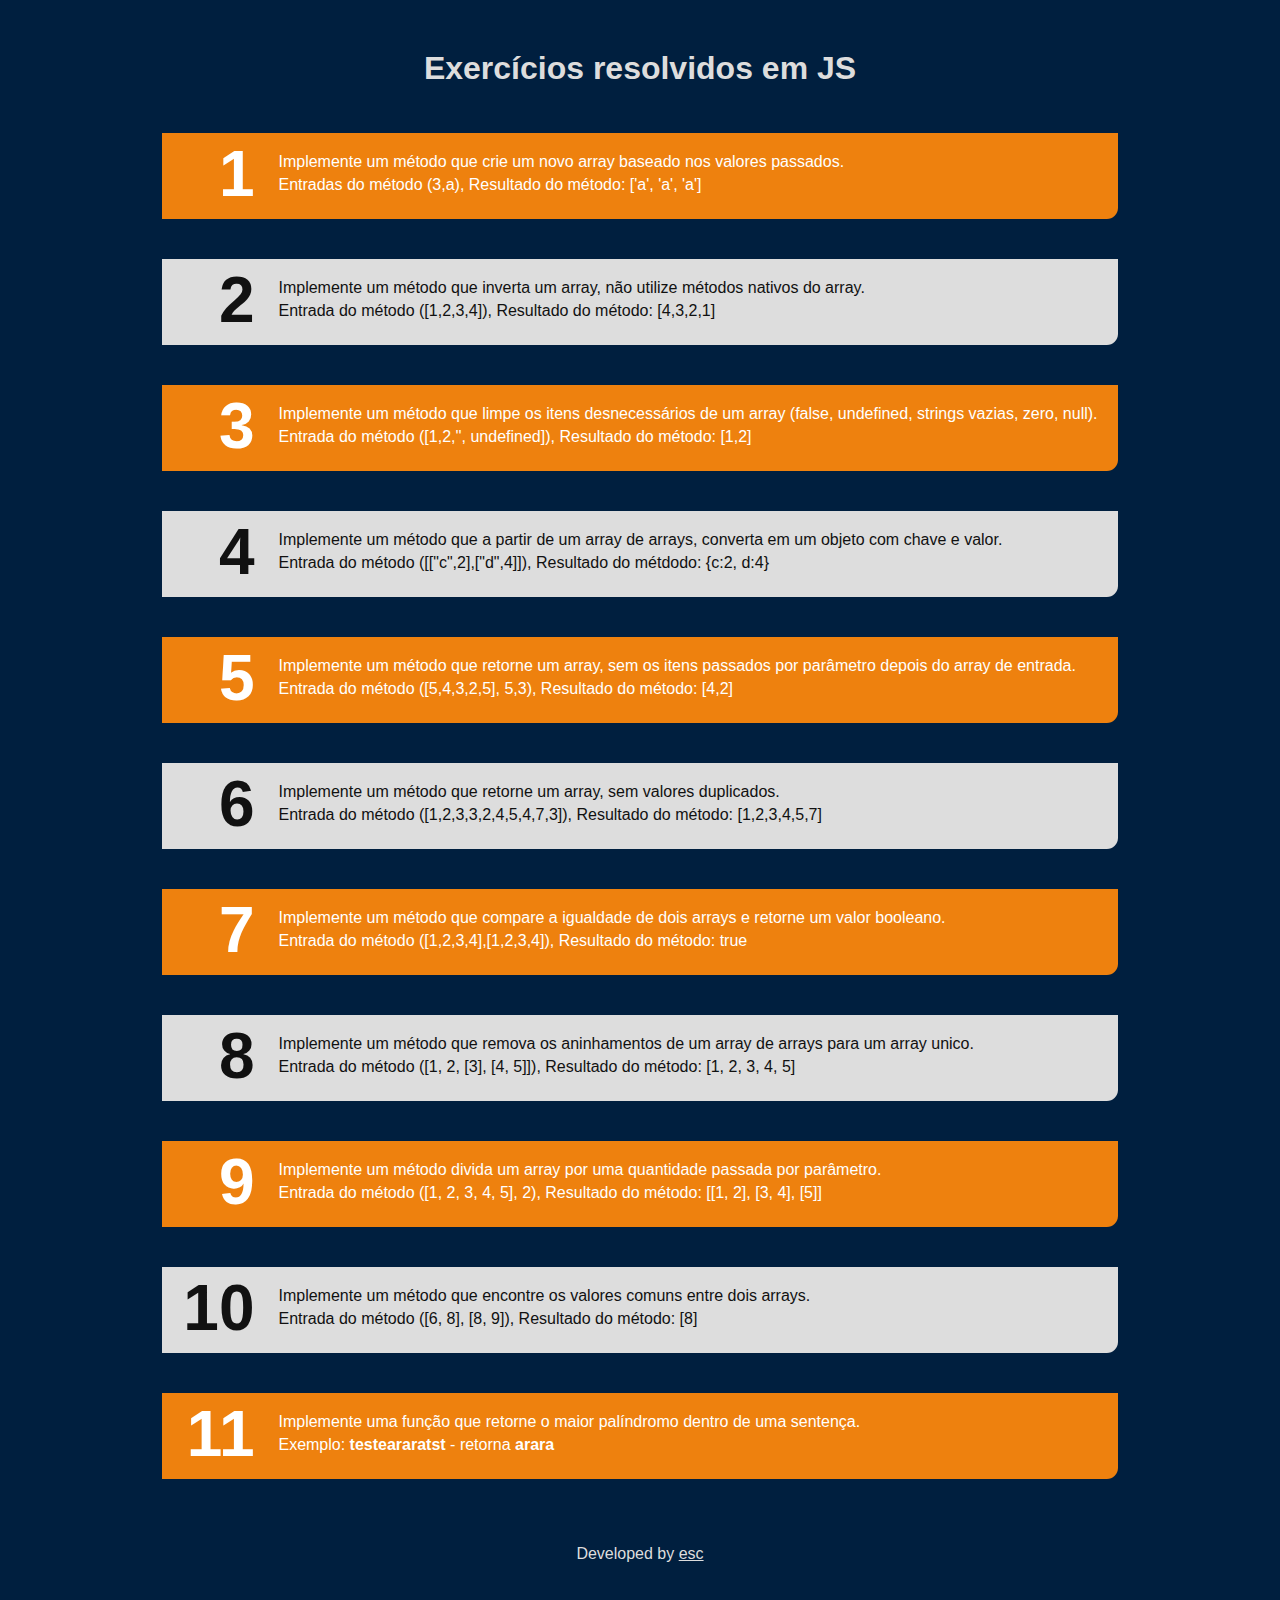
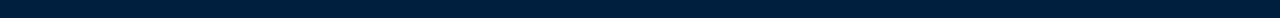
<file: index.html>
<!DOCTYPE html>
<html>
<head>
	<meta charset="utf-8">
	<title>Exercícios Resolvidos em JS</title>
	<link rel="stylesheet" href="./testeAlgoritmos.css"/>
</head>
<body>
	<!-- Lista de exerecícios -->
	<div style="width: 100%; display: flex; justify-content: center;">
		<h1 style="margin-top: 0; margin-bottom: 30px">Exercícios resolvidos em JS</h1>
	</div>
	<div>
		<ol>
			<li onclick="window.location.href='./exercicios/01.html'">
				<p>Implemente um método que crie um novo array baseado nos valores passados.</p>
				<p>Entradas do método (3,a), Resultado do método: ['a', 'a', 'a']</p>
			</li>
			<li onclick="window.location.href='./exercicios/02.html'">
				<p>Implemente um método que inverta um array, não utilize métodos nativos do array.</p>
				<p>Entrada do método ([1,2,3,4]), Resultado do método: [4,3,2,1]</p>
			</li>
			<li onclick="window.location.href='./exercicios/03.html'">
				<p>Implemente um método que limpe os itens desnecessários de um array (false, undefined, strings vazias, zero, null).</p>
				<p>Entrada do método ([1,2,'', undefined]), Resultado do método: [1,2]</p>
			</li>
			<li onclick="window.location.href='./exercicios/04.html'">
				<p>Implemente um método que a partir de um array de arrays, converta em um objeto com chave e valor.</p>
				<p>Entrada do método ([["c",2],["d",4]]), Resultado do métdodo: {c:2, d:4}</p>
			</li>
			<li onclick="window.location.href='./exercicios/05.html'">
				<p> Implemente um método que retorne um array, sem os itens passados por parâmetro depois do array de entrada.</p>
				<p>Entrada do método ([5,4,3,2,5], 5,3), Resultado do método: [4,2]</p>
			</li>
			<li onclick="window.location.href='./exercicios/06.html'">
				<p>Implemente um método que retorne um array, sem valores duplicados.</p>
				<p>Entrada do método ([1,2,3,3,2,4,5,4,7,3]), Resultado do método: [1,2,3,4,5,7]</p>
			</li>
			<li onclick="window.location.href='./exercicios/07.html'">
				<p>Implemente um método que compare a igualdade de dois arrays e retorne um valor booleano.</p>
				<p>Entrada do método ([1,2,3,4],[1,2,3,4]), Resultado do método: true</p>
			</li>
			<li onclick="window.location.href='./exercicios/08.html'">
				<p>Implemente um método que remova os aninhamentos de um array de arrays para um array unico.</p>
				<p>Entrada do método ([1, 2, [3], [4, 5]]), Resultado do método: [1, 2, 3, 4, 5]</p>
			</li>
			<li onclick="window.location.href='./exercicios/09.html'">
				<p>Implemente um método divida um array por uma quantidade passada por parâmetro.</p>
				<p>Entrada do método ([1, 2, 3, 4, 5], 2), Resultado do método: [[1, 2], [3, 4], [5]]</p>
			</li>
			<li onclick="window.location.href='./exercicios/10.html'">
				<p>Implemente um método que encontre os valores comuns entre dois arrays.</p>
				<p>Entrada do método ([6, 8], [8, 9]), Resultado do método: [8]</p>
			</li>
			<li onclick="window.location.href='./exercicios/11.html'">
				<p>Implemente uma função que retorne o maior palíndromo dentro de uma sentença.</p>
				<p>Exemplo: <b>testeararatst</b> - retorna <b>arara</b></p>
			</li>
		</ol>
	</div>
	<div style="width: 100%; display: flex; justify-content: center; margin-top: 50px">
		<p>Developed by <a href="https://github.com/oiesc" target="_blank">esc</a></p>
	</div>
</body>
</html>
</file>
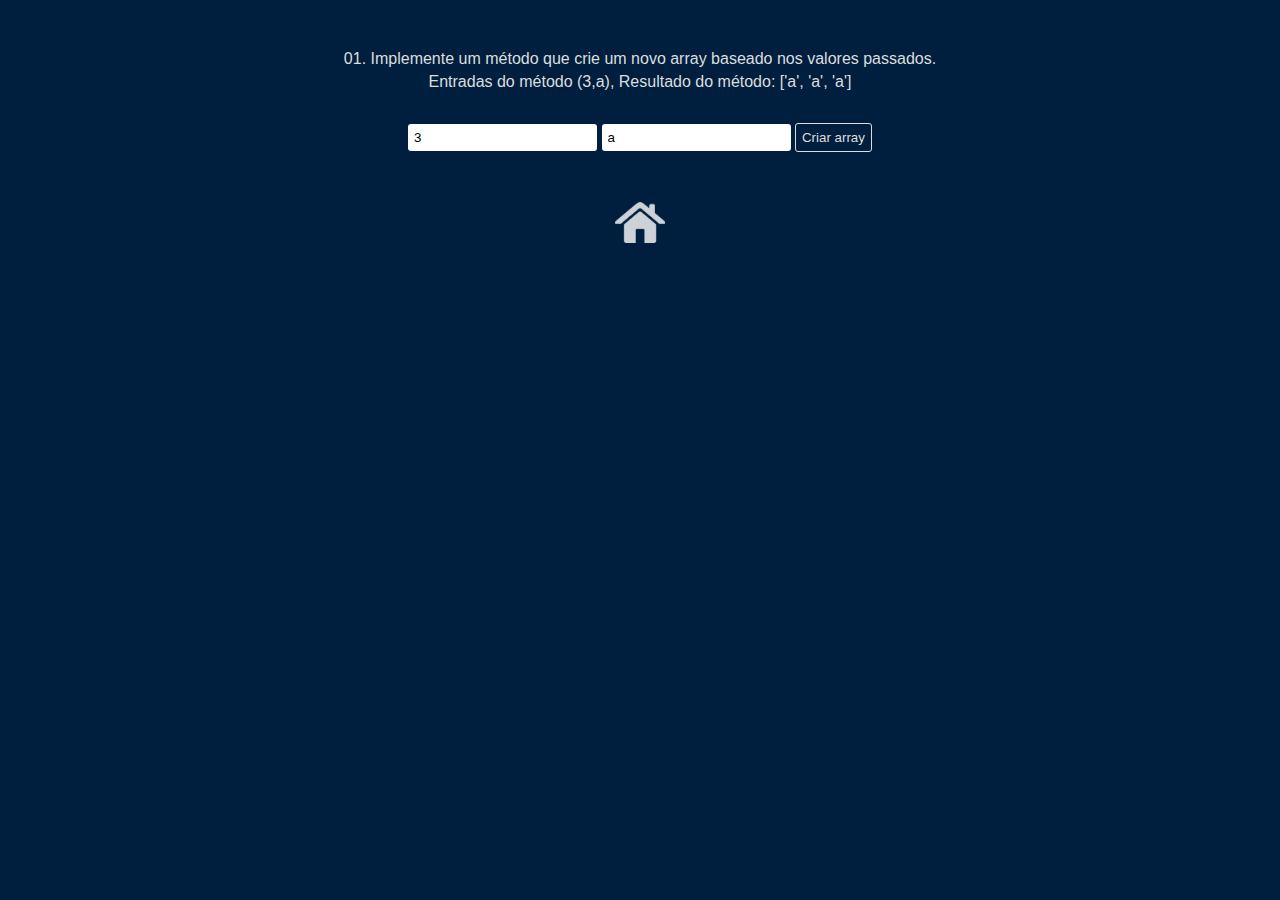
<file: exercicios/01.html>
<!DOCTYPE html>
<html>
<head>
	<meta charset="utf-8">
	<title>Exercício 01</title>
	<link rel="stylesheet" href="../testeAlgoritmos.css"/>

	<script>
		function getValues() {
			// obter valores do input
			let a = document.getElementById('entrada1').value
			let b = document.getElementById('entrada2').value

			// chamar o método que cria o array
			criarArray(a, b)
		}

		function criarArray(a, b) {
			// inicializa um array vazio
			let array = []

			// insere os elementos no array
			for (i=0; i<a; i++) {
				array.push(b)
			}
			// imprime o array na tela
			document.getElementById('codigo').classList.remove('oculto')
			document.getElementById('resolucao').innerHTML = 'Resultado: ' + JSON.stringify(array)
		}
	</script>

</head>
<body>
	<div class="exercicios">
		<p>01. Implemente um método que crie um novo array baseado nos valores passados.</p>

		<p>Entradas do método (3,a), Resultado do método: ['a', 'a', 'a']</p>

		<div class="form">
			<input id="entrada1" type="number" min="1" placeholder="Entrada 1" value="3"/>
			<input id="entrada2" type="text" placeholder="Entrada 2" value="a"/>	
			<button onClick="getValues()">Criar array</button>
		</div>

		<div id="resolucao">
		</div>
		<div id="codigo" class="codigo oculto">
			<div class="title">Código:</div>
			function getValues() {
				// obter valores do input
				let a = document.getElementById('entrada1').value
				let b = document.getElementById('entrada2').value

				// chamar o método que cria o array
				criarArray(a, b)
			}

			function criarArray(a, b) {
				// inicializa um array vazio
				let array = []

				// insere os elementos no array
				for (i = 0; i < a; i++) {
					array.push(b)
				}

				// imprime o array na tela (é necessário ter uma div com a id '<b>#resolucao'</b>)
				document.getElementById('resolucao').innerHTML = 'Resultado: ' + JSON.stringify(array)
			}
		</div>
		<div class="homeButton">
			<a href="../index.html">
				<img src="../home-icon.png" alt="Home" title="Home"/>
			</a>
		</div>
	</div>
</body>
</html>
</file>
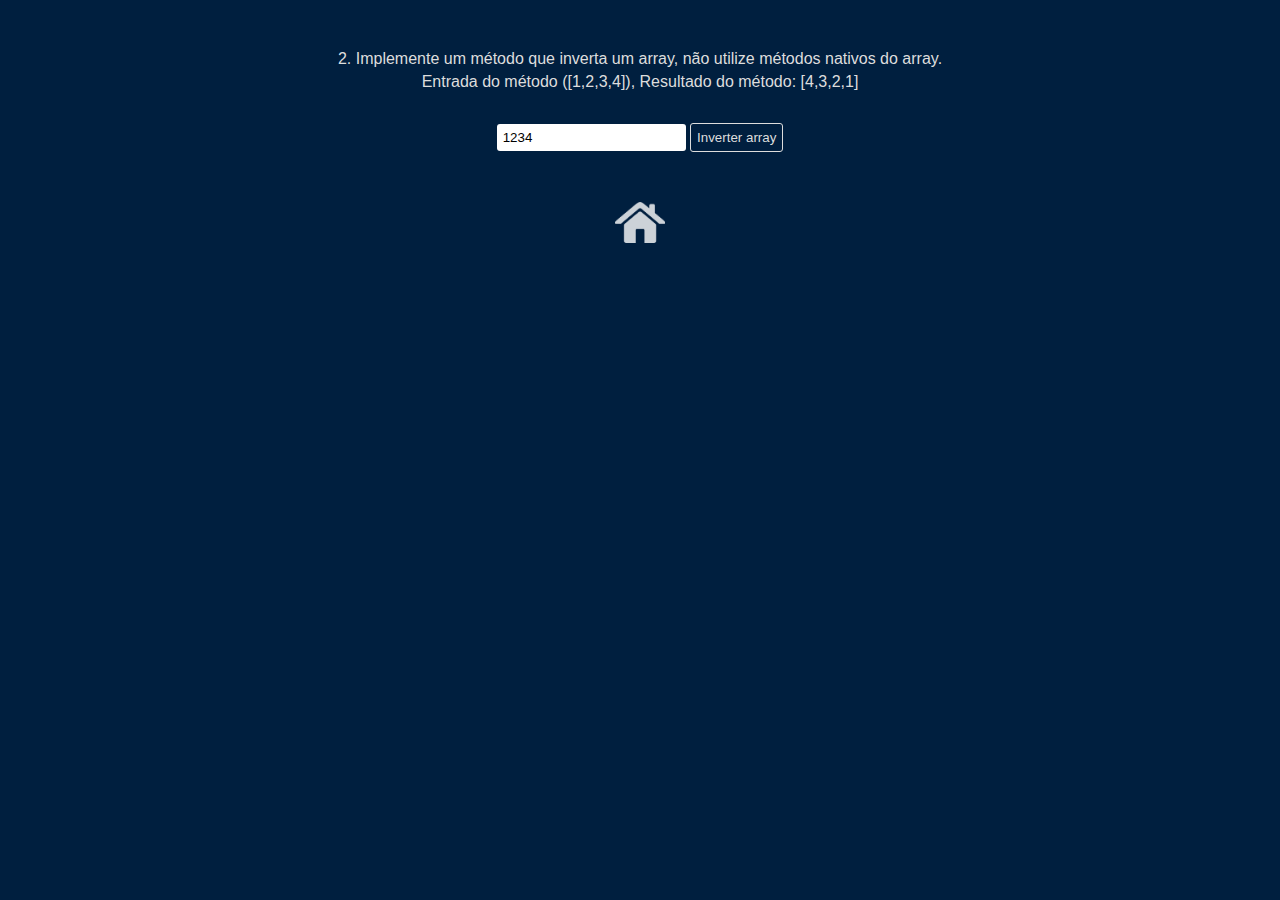
<file: exercicios/02.html>
<!DOCTYPE html>
<html>
<head>
	<meta charset="utf-8">
	<title>Exercício 02</title>
	<link rel="stylesheet" href="../testeAlgoritmos.css"/>

	<script>
		function inverterArray() {
			// obter valores do input como array
			let a = Array.from(document.getElementById('entrada1').value)

			// array que vai receber os valores invertidos
			let b = []

			// salvar valores invertidos no array auxiliar
			for (i = 0; i < a.length; i++) {
				b[i] = a[a.length - 1 - i]
			}

			// imprime os arrays na tela
			document.getElementById('codigo').classList.remove('oculto')
			document.getElementById('resolucao').innerHTML = 'Entrada: ' + JSON.stringify(a) 
			+ '<br>Saída:' + JSON.stringify(b)
		}
	</script>

</head>
<body>
	<div class="exercicios">
		<p>2. Implemente um método que inverta um array, não utilize métodos nativos do array.</p>

		<p>Entrada do método ([1,2,3,4]), Resultado do método: [4,3,2,1]</p>

		<div class="form">
			<input id="entrada1" type="text" placeholder="Entrada" value="1234" />
			<button onClick="inverterArray()">Inverter array</button>
		</div>

		<div id="resolucao">
		</div>
		<div id="codigo" class="codigo oculto">
			<div class="title">Código:</div>
			function inverterArray() {
				// obter valores do input como array
				let a = Array.from(document.getElementById('entrada1').value)

				// array que vai receber os valores invertidos
				let b = []

				// salvar valores invertidos no array auxiliar
				for (i = 0; i < a.length; i++) {
					b[i] = a[a.length - 1 - i]
				}

				// imprime o array na tela (é necessário ter uma div com a id '<b>#resolucao'</b>)
				document.getElementById('resolucao').innerHTML = 'Entrada: ' + JSON.stringify(a) 
				+ 'Saída:' + JSON.stringify(b)
			}
		</div>
		<div class="homeButton">
			<a href="../index.html">
				<img src="../home-icon.png" alt="Home" title="Home"/>
			</a>
		</div>
	</div>
</body>
</html>
</file>
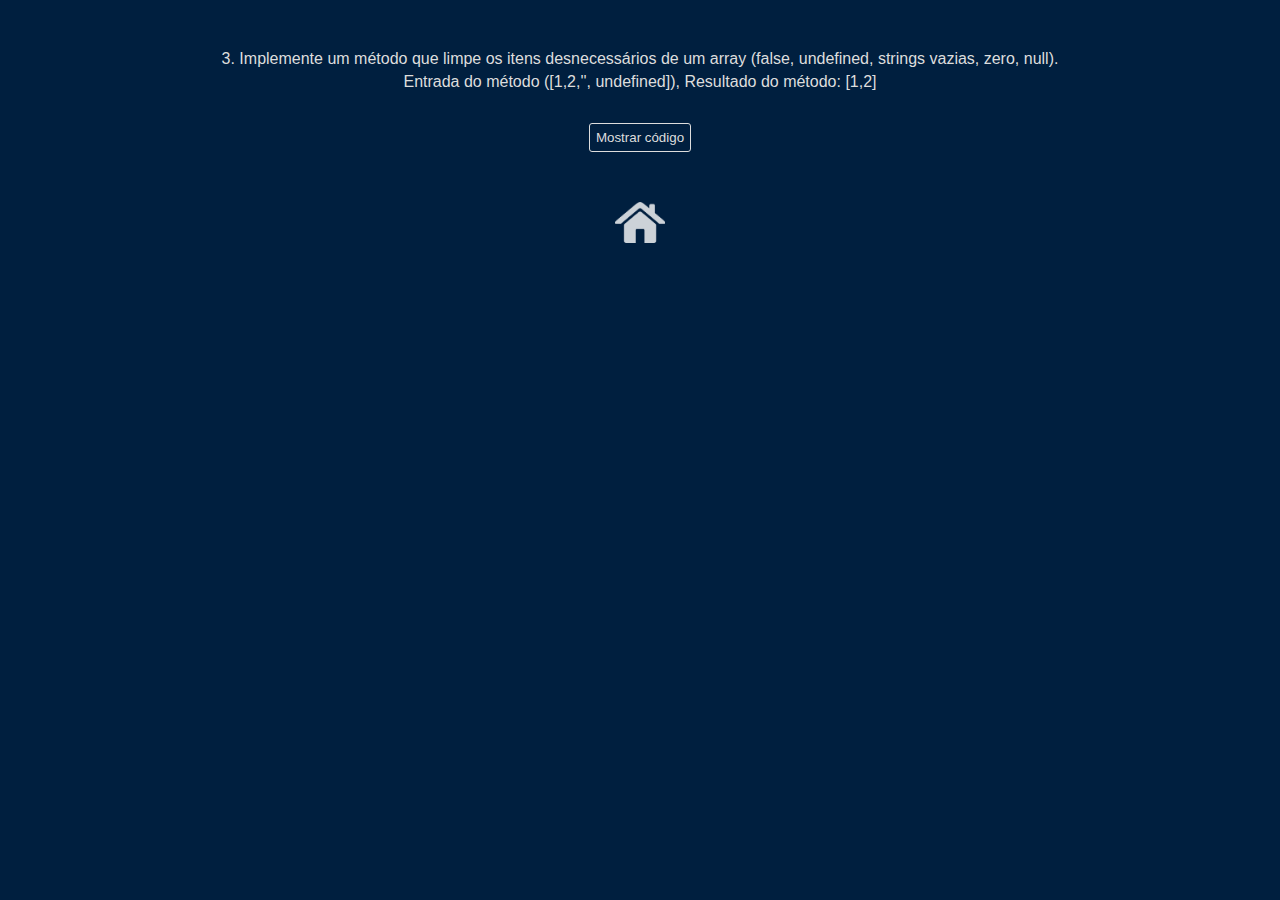
<file: exercicios/03.html>
<!DOCTYPE html>
<html>
<head>
	<meta charset="utf-8">
	<title>Exercício 03</title>
	<link rel="stylesheet" href="../testeAlgoritmos.css"/>

	<script>
		function arrayLimpo() {
			// Array de entrada
			let array = [1, 2, '', undefined]

			// Array sem itens desnecessários
			let newArray = array.filter(function (i) {
				return i;
			})

			// imprime os arrays na tela
			document.getElementById('codigo').classList.remove('oculto')
			document.getElementById('resolucao').innerHTML = 'Entrada: ' + JSON.stringify(array)
			+ '<br>Saída: ' + JSON.stringify(newArray)
		}
	</script>

</head>
<body>
	<div class="exercicios">
		<p>3. Implemente um método que limpe os itens desnecessários de um array (false, undefined, strings vazias, zero, null).</p>

		<p>Entrada do método ([1,2,'', undefined]), Resultado do método: [1,2]</p>

		<div class="form">
			<button onClick="arrayLimpo()">Mostrar código</button>
		</div>

		<div id="resolucao">
		</div>
		<div id="codigo" class="codigo oculto">
			<div class="title">Código:</div>
			function arrayLimpo() {
				// Array de entrada
				let array = [1, 2,'', undefined]

				// Array sem itens desnecessários
				let newArray = array.filter(function (i) {
					return i;
				})

				// imprime o array na tela (é necessário ter uma div com a id '<b>#resolucao'</b>)
				document.getElementById('resolucao').innerHTML = 'Entrada: ' + JSON.stringify(array)
				+ 'Saída: ' + JSON.stringify(newArray)
			}
		</div>
		<div class="homeButton">
			<a href="../index.html">
				<img src="../home-icon.png" alt="Home" title="Home"/>
			</a>
		</div>
	</div>
</body>
</html>
</file>
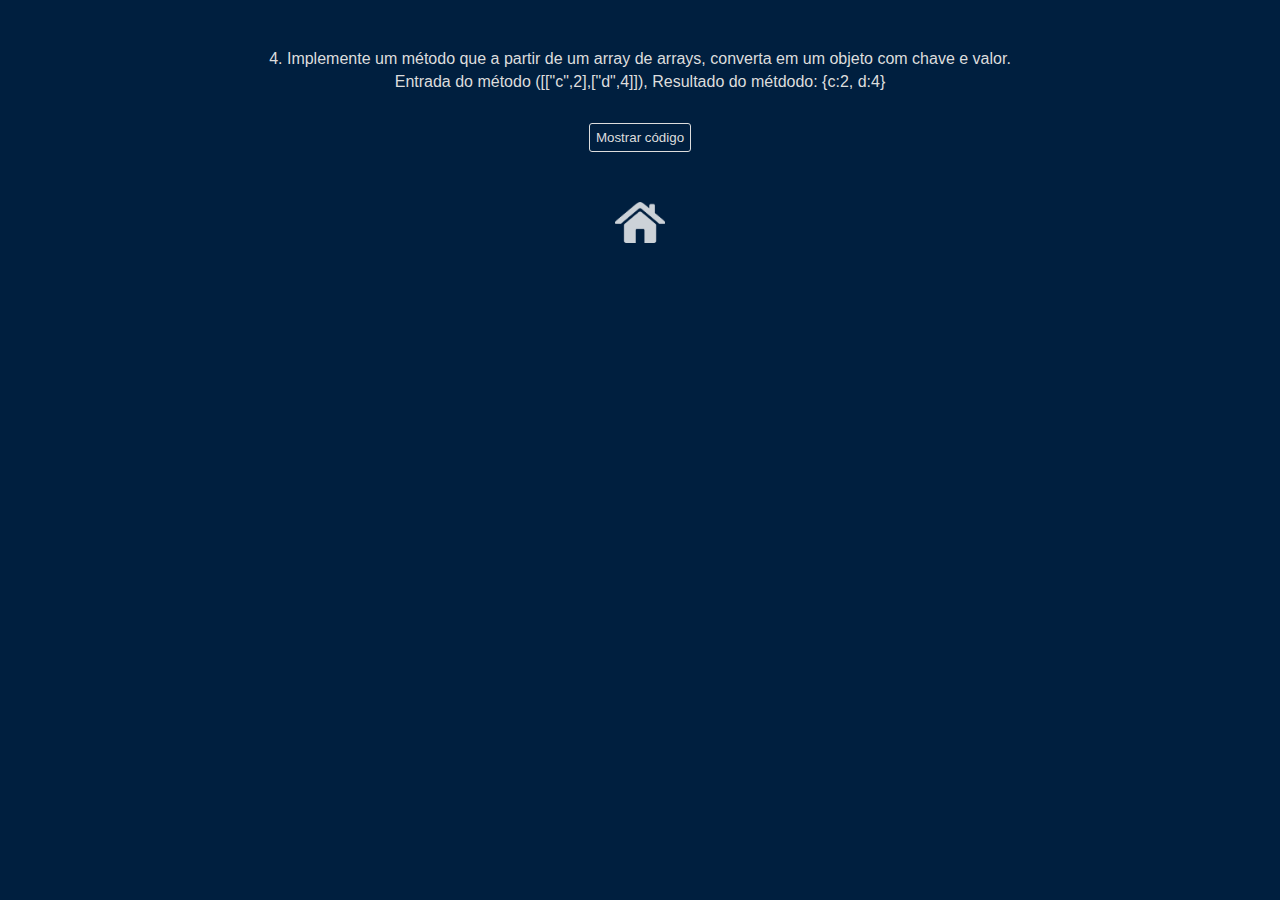
<file: exercicios/04.html>
<!DOCTYPE html>
<html>
<head>
	<meta charset="utf-8">
	<title>Exercício 04</title>
	<link rel="stylesheet" href="../testeAlgoritmos.css"/>

	<script>
		function arrayToObject() {
			// Array de entrada
			let arrays = [['c', 2], ['d', 4]]

			// o método Object.fromEntries faz com que o array seja convertido em object conforme solicitado pelo exercicio
			convertArrayToObject = Object.fromEntries(arrays)

			// imprime os arrays na tela
			document.getElementById('codigo').classList.remove('oculto')
			document.getElementById('resolucao').innerHTML = 'Entrada: ' + JSON.stringify(arrays)
			+ '<br>Saída: ' + JSON.stringify(convertArrayToObject)
		}
	</script>

</head>
<body>
	<div class="exercicios">
		<p>4. Implemente um método que a partir de um array de arrays, converta em um objeto com chave e valor.</p>

		<p>Entrada do método ([["c",2],["d",4]]), Resultado do métdodo: {c:2, d:4}</p>

		<div class="form">
			<button onClick="arrayToObject()">Mostrar código</button>
		</div>

		<div id="resolucao">
		</div>
		<div id="codigo" class="codigo oculto">
			<div class="title">Código:</div>
			function arrayToObject() {
				// Array de entrada
				let arrays = [['c', 2], ['d', 4]]

				// o méteodo Object.fromEntries faz com que o array seja convertido em object conforme solicitado pelo exercicio
				convertArrayToObject = Object.fromEntries(arrays)

				// imprime o array na tela (é necessário ter uma div com a id '<b>#resolucao'</b>)
				document.getElementById('codigo').classList.remove('oculto')
				document.getElementById('resolucao').innerHTML = 'Entrada: ' + JSON.stringify(arrays)
				+ 'Saída: ' + JSON.stringify(convertArrayToObject)
			}
		</div>
		<div class="homeButton">
			<a href="../index.html">
				<img src="../home-icon.png" alt="Home" title="Home"/>
			</a>
		</div>
	</div>
</body>
</html>
</file>
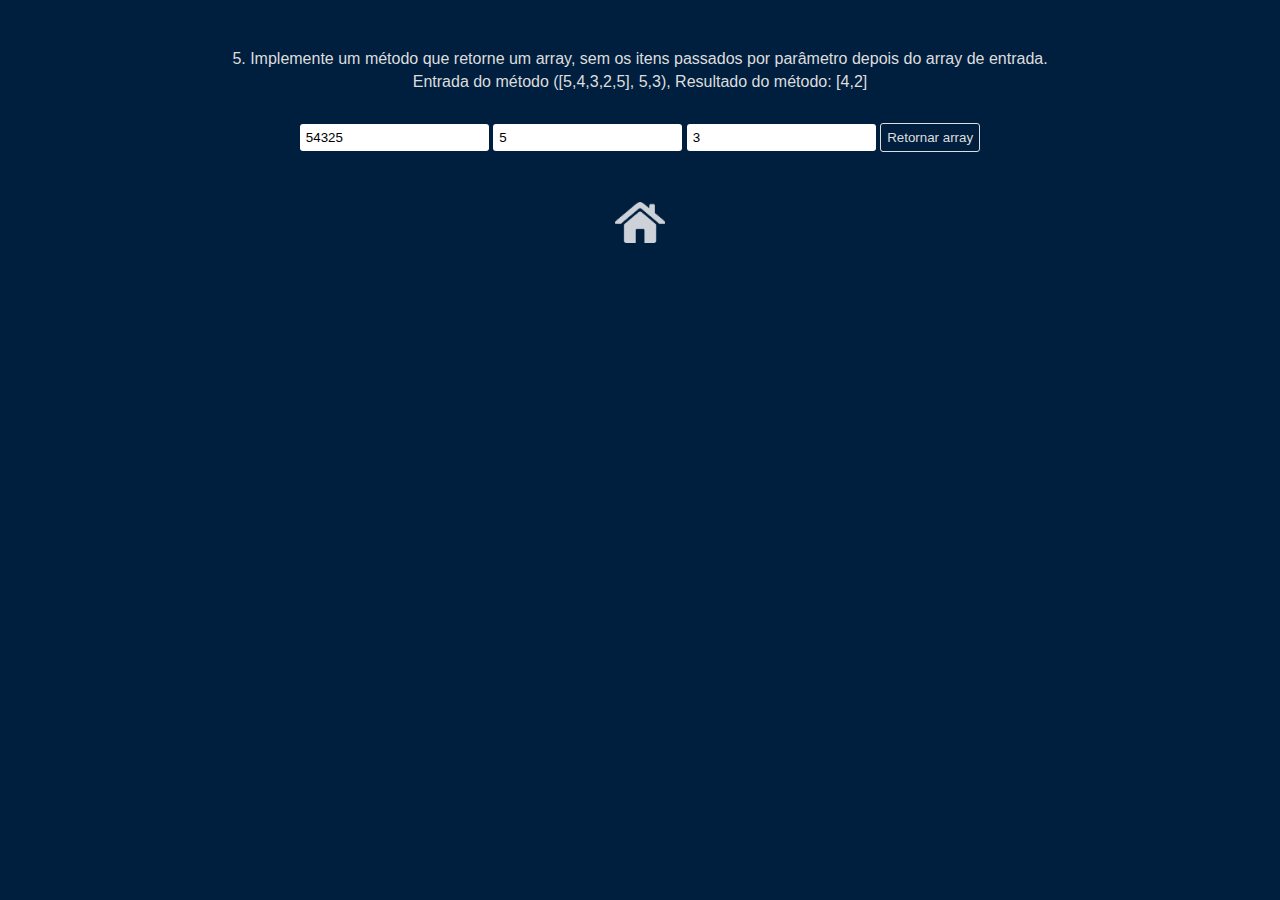
<file: exercicios/05.html>
<!DOCTYPE html>
<html>
<head>
	<meta charset="utf-8">
	<title>Exercício 05</title>
	<link rel="stylesheet" href="../testeAlgoritmos.css"/>

	<script>
		function excluirItens() {
			// obter valores do input como array
			let array = Array.from(document.getElementById('array').value)

			// obter valores dos itens
			let value1 = document.getElementById('entrada1').value
			let value2 = document.getElementById('entrada2').value 

			// chamar método que retorna o array
			let newArray = returnArray(array, value1, value2)

			// imprime os arrays na tela
			document.getElementById('codigo').classList.remove('oculto')
			document.getElementById('resolucao').innerHTML = 'Entrada: ' + JSON.stringify(array) 
			+ '<br>Saída: ' + JSON.stringify(newArray)
		}

		function returnArray(array, value1, value2) {
			// array que vai receber os novos itens
			let newArray = []

			// laço que vai comparar os elementos
			for (i = 0; i < array.length; i++) {
				// se for diferente dos valores passados, irá adicionar ao novo array
				if (array[i] !== value1 && array[i] !== value2) 
					newArray.push(array[i])
			}

			return newArray
		}
	</script>

</head>
<body>
	<div class="exercicios">
		<p>5. Implemente um método que retorne um array, sem os itens passados por parâmetro depois do array de entrada.</p>

		<p>Entrada do método ([5,4,3,2,5], 5,3), Resultado do método: [4,2]</p>

		<div class="form">
			<input id="array" type="text" value="54325" placeholder="Entrada" />
			<input id="entrada1" type="text" value="5" placeholder="Valor 1" />
			<input id="entrada2" type="text" value="3" placeholder="Valor 2" />
			<button onClick="excluirItens()">Retornar array</button>
		</div>

		<div id="resolucao">
		</div>
		<div id="codigo" class="codigo oculto">
			<div class="title">Código:</div>
			function excluirItens() {
				// obter valores do input como array
				let array = Array.from(document.getElementById('array').value)

				// obter valores dos itens
				let value1 = document.getElementById('entrada1').value
				let value2 = document.getElementById('entrada2').value 

				// chamar método que retorna o array
				let newArray = returnArray(array, value1, value2)

				// imprime o array na tela (é necessário ter uma div com a id '<b>#resolucao'</b>)
				document.getElementById('resolucao').innerHTML = 'Entrada: ' + JSON.stringify(array) 
				+ ' Saída: ' + JSON.stringify(newArray)
			}

			function returnArray(array, value1, value2) {
				// array que vai receber os novos itens
				let newArray = []

				// laço que vai comparar os elementos
				for (i = 0; i < array.length; i++) {
					// se for diferente dos valores passados, irá adicionar ao novo array
					if (array[i] !== value1 && array[i] !== value2) 
					newArray.push(array[i])
				}

				return newArray
			}
		</div>
		<div class="homeButton">
			<a href="../index.html">
				<img src="../home-icon.png" alt="Home" title="Home"/>
			</a>
		</div>
	</div>
</body>
</html>
</file>
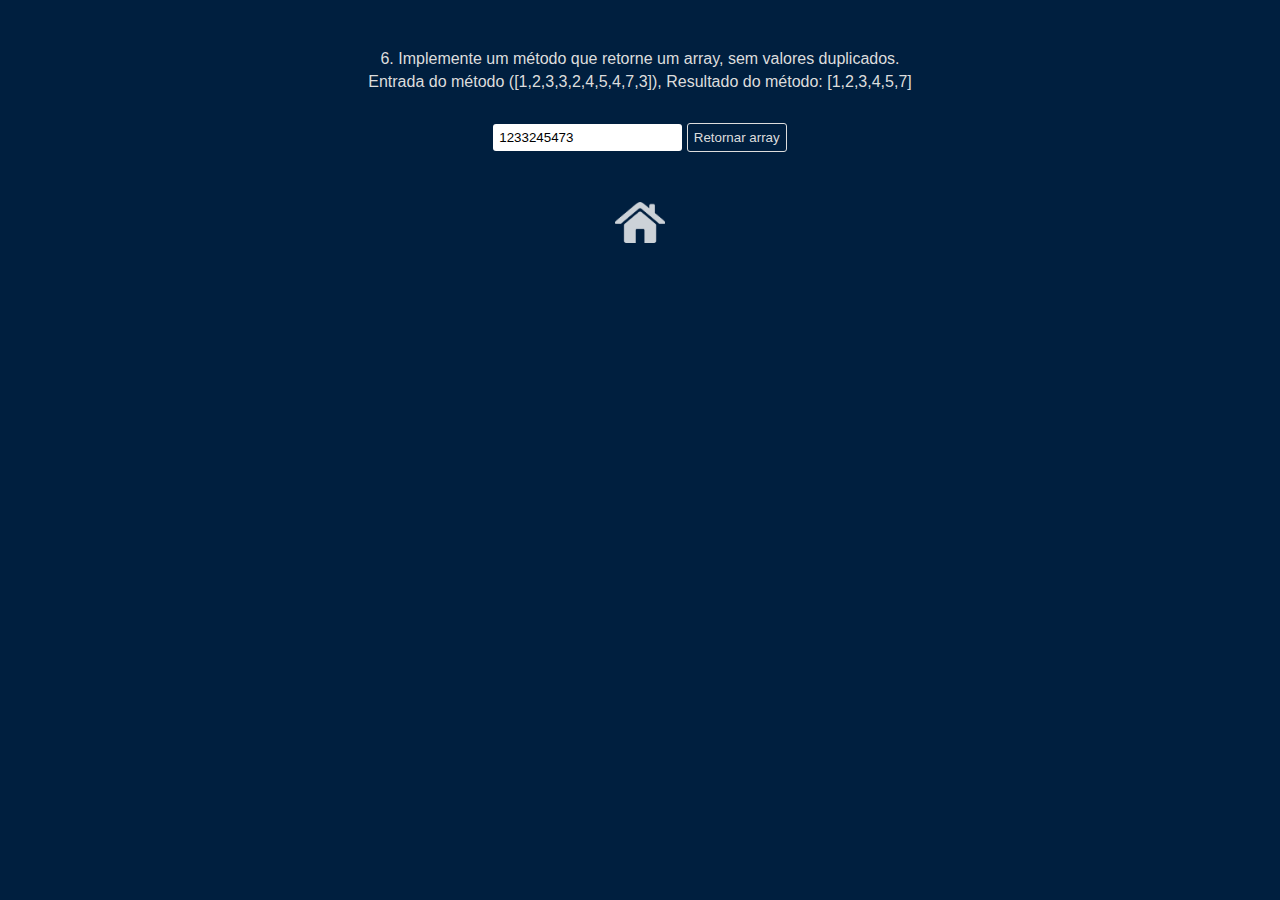
<file: exercicios/06.html>
<!DOCTYPE html>
<html>
<head>
	<meta charset="utf-8">
	<title>Exercício 06</title>
	<link rel="stylesheet" href="../testeAlgoritmos.css"/>

	<script>
		function removerItensDuplicados() {
			// obter valores do input como array
			let array = Array.from(document.getElementById('array').value)

			// chamar método que retorna o array
			let newArray = returnArray(array)

			// imprime os arrays na tela
			document.getElementById('codigo').classList.remove('oculto')
			document.getElementById('codigo2').classList.remove('oculto')
			document.getElementById('resolucao').innerHTML = 'Entrada: ' + JSON.stringify(array) 
			+ '<br>Saída: ' + JSON.stringify(newArray)
		}

		function returnArray(array) {
			// array que vai receber os novos itens
			// Ao utilizar o médoto Set, ele automaticamente remove valores duplicados
			let newArray = [...new Set (array)]

			return newArray
		}
	</script>

</head>
<body>
	<div class="exercicios">
		<p>6. Implemente um método que retorne um array, sem valores duplicados.</p>

		<p>Entrada do método ([1,2,3,3,2,4,5,4,7,3]), Resultado do método: [1,2,3,4,5,7]</p>

		<div class="form">
			<input id="array" type="text" value="1233245473" placeholder="Entrada" />
			<button onClick="removerItensDuplicados()">Retornar array</button>
		</div>

		<div id="resolucao">
		</div>
		<div id="codigo" class="codigo oculto">
			<div class="title">OPÇÃO 1:</div>
			function removerItensDuplicados() {
				// obter valores do input como array
				let array = Array.from(document.getElementById('array').value)

				// chamar método que retorna o array
				let newArray = returnArray(array)

				// imprime os arrays na tela
				document.getElementById('codigo').classList.remove('oculto')
				document.getElementById('codigo2').classList.remove('oculto')
				document.getElementById('resolucao').innerHTML = 'Entrada: ' + JSON.stringify(array) 
				+ ' Saída: ' + JSON.stringify(newArray)
			}

			function returnArray(array) {
				// array que vai receber os novos itens
				// Ao utilizar o médoto Set, ele automaticamente remove valores duplicados
				let newArray = [...new Set (array)]

				return newArray
			}
		</div>

		<div id="codigo2" class="codigo oculto">
			<div class="title">OPÇÃO 2:</div>
			function removerItensDuplicados() {
				// obter valores do input como array
				let array = Array.from(document.getElementById('array').value)

				// chamar método que retorna o array
				let newArray = returnArray(array)

				// imprime o array na tela (é necessário ter uma div com a id '<b>#resolucao'</b>)
				document.getElementById('codigo').classList.remove('oculto')
				document.getElementById('codigo2').classList.remove('oculto')
				document.getElementById('resolucao').innerHTML = 'Entrada: ' + JSON.stringify(array) 
				+ ' Saída: ' + JSON.stringify(newArray)
			}

			function returnArray(array) {
				// array que vai receber os novos itens
				// o médoto filter vai evitar que o novo array receba valores duplicados
				let newArray = array.filter((item, index) => array.indexOf(item) === index)

				return newArray
			}
		</div>
		<div class="homeButton">
			<a href="../index.html">
				<img src="../home-icon.png" alt="Home" title="Home"/>
			</a>
		</div>
	</div>
</body>
</html>
</file>
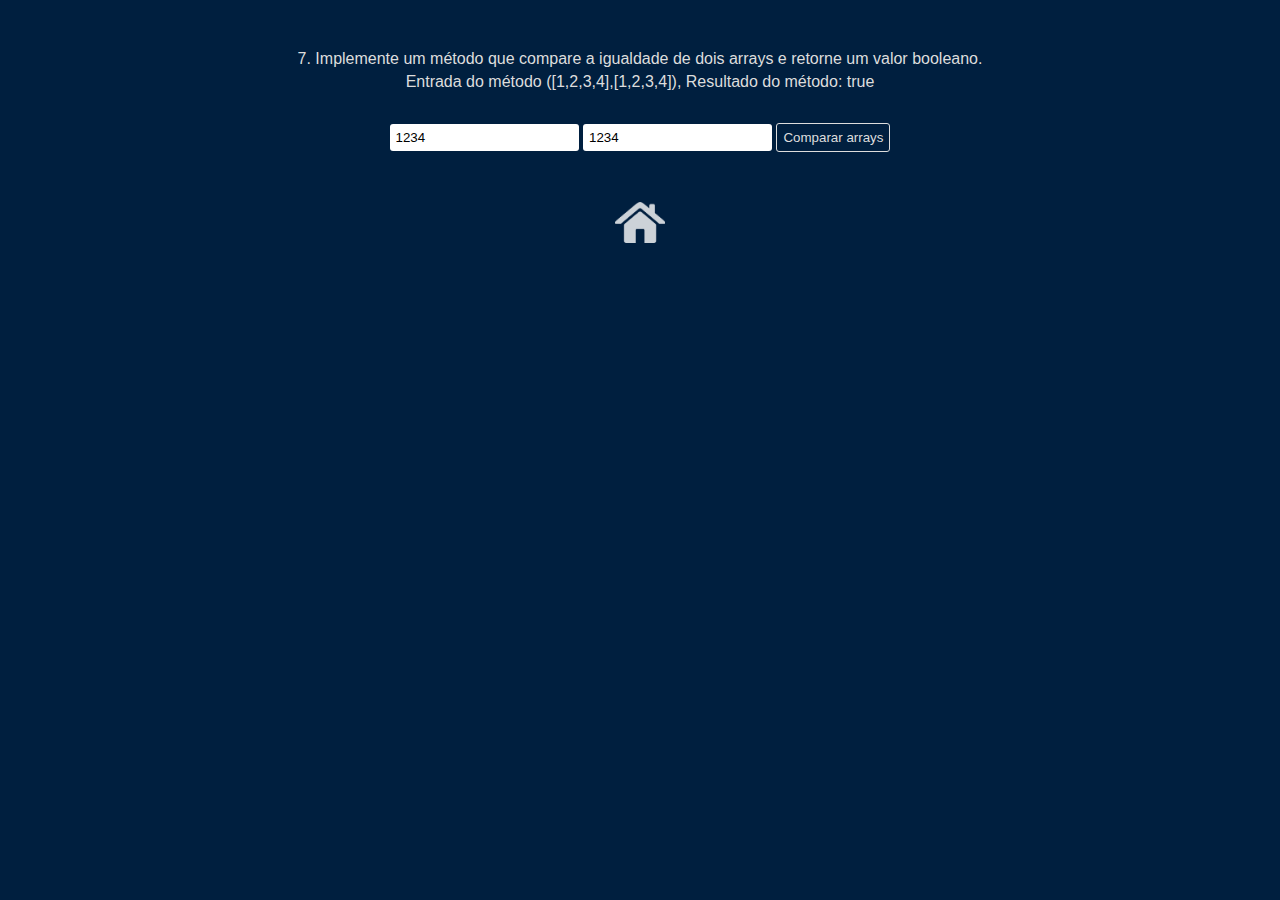
<file: exercicios/07.html>
<!DOCTYPE html>
<html>
<head>
	<meta charset="utf-8">
	<title>Exercício 07</title>
	<link rel="stylesheet" href="../testeAlgoritmos.css"/>

	<script>
		function comparaArrays() {
			// obter valores do input como array
			let array1 = Array.from(document.getElementById('entrada1').value)
			let array2 = Array.from(document.getElementById('entrada2').value)

			// chamar método que retorna o array
			let saida = returnArray(array1, array2)

			// imprime os arrays na tela
			document.getElementById('codigo').classList.remove('oculto')
			document.getElementById('resolucao').innerHTML = 'Entrada: ' + JSON.stringify(array1) + ',' + JSON.stringify(array2)
			+ '<br>Saída: ' + JSON.stringify(saida)
		}

		function returnArray(array1, array2) {
			// comparar se os arrays tem os mesmos tamanhos; 
			// se sim, comparar itens
			return Array.isArray(array1) &&
			array1.length === array2.length &&
			array1.every((item, index) => item === array2[index])
		}
	</script>

</head>
<body>
	<div class="exercicios">
		<p>7. Implemente um método que compare a igualdade de dois arrays e retorne um valor booleano. </p>

		<p>Entrada do método ([1,2,3,4],[1,2,3,4]), Resultado do método: true</p>

		<div class="form">
			<input id="entrada1" type="text" value="1234" placeholder="Array 1" />
			<input id="entrada2" type="text" value="1234" placeholder="Array 2" />
			<button onClick="comparaArrays()">Comparar arrays</button>
		</div>

		<div id="resolucao">
		</div>
		<div id="codigo" class="codigo oculto">
			<div class="title">Código:</div>
			function comparaArrays() {
				// obter valores do input como array
				let array1 = Array.from(document.getElementById('entrada1').value)
				let array2 = Array.from(document.getElementById('entrada2').value)

				// chamar método que retorna o array
				let saida = returnArray(array1, array2)

				// imprime o array na tela (é necessário ter uma div com a id '<b>#resolucao'</b>)
				document.getElementById('resolucao').innerHTML = 'Entrada: ' + JSON.stringify(array1) + ',' + JSON.stringify(array2)
				+ ' Saída: ' + JSON.stringify(saida)
			}

			function returnArray(array1, array2) {
				// comparar se os arrays tem os mesmos tamanhos; 
				// se sim, comparar itens
				return Array.isArray(array1) &&
				array1.length === array2.length &&
				array1.every((item, index) => item === array2[index])
			}
		</div>
		<div class="homeButton">
			<a href="../index.html">
				<img src="../home-icon.png" alt="Home" title="Home"/>
			</a>
		</div>
	</div>
</body>
</html>
</file>
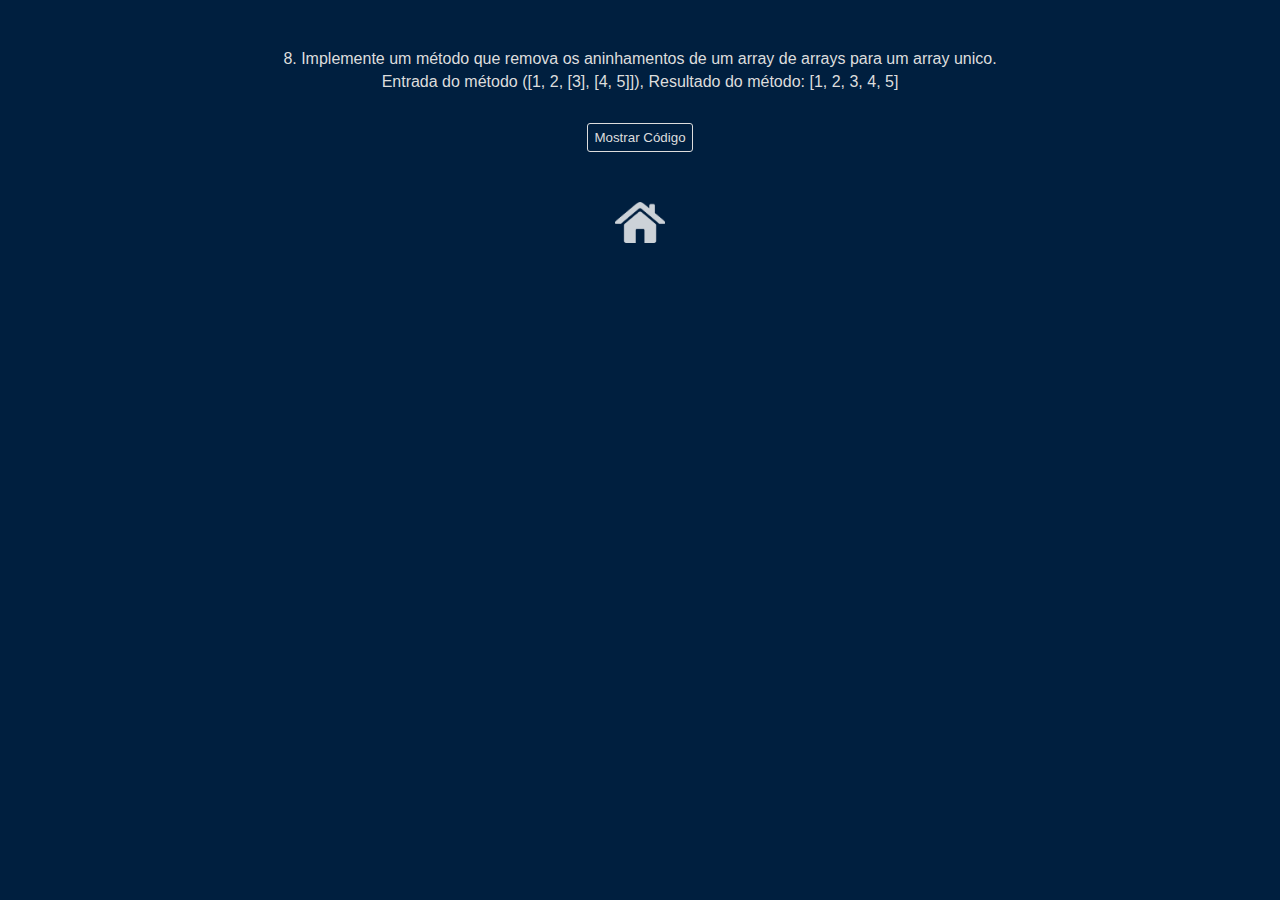
<file: exercicios/08.html>
<!DOCTYPE html>
<html>
<head>
	<meta charset="utf-8">
	<title>Exercício 08</title>
	<link rel="stylesheet" href="../testeAlgoritmos.css"/>

	<script>
		function removeAninhaArray() {
			// obter valores do input como array
			let array = [1, 2, [3], [4, 5]]

			let newArray = returnArray(array)

			// imprime os arrays na tela
			document.getElementById('codigo').classList.remove('oculto')
			document.getElementById('resolucao').innerHTML = 'Entrada: ' + JSON.stringify(array)
			+ '<br>Saída: ' + JSON.stringify(newArray)
		}

		function returnArray(array) {
			// O método flat cria um novo array com todos elementos sub-arrays concatenados nele de forma recursiva até a profundidade especificada
			let newArray = array.flat(Infinity)

			return newArray
		}
	</script>

</head>
<body>
	<div class="exercicios">
		<p>8. Implemente um método que remova os aninhamentos de um array de arrays para um array unico.</p>

		<p>Entrada do método ([1, 2, [3], [4, 5]]), Resultado do método: [1, 2, 3, 4, 5]</p>

		<div class="form">
			<button onClick="removeAninhaArray()">Mostrar Código</button>
		</div>

		<div id="resolucao">
		</div>
		<div id="codigo" class="codigo oculto">
			<div class="title">Código:</div>
			function removeAninhaArray() {
				// obter valores do input como array
				let array = [1, 2, [3], [4, 5]]

				let newArray = returnArray(array)

				// imprime o array na tela (é necessário ter uma div com a id '<b>#resolucao'</b>)
				document.getElementById('resolucao').innerHTML = 'Entrada: ' + JSON.stringify(array)
				+ ' Saída: ' + JSON.stringify(newArray)
			}

			function returnArray(array) {
				// O método flat cria um novo array com todos elementos sub-arrays concatenados nele de forma recursiva até a profundidade especificada
				let newArray = array.flat(Infinity)

				return newArray
			}
		</div>
		<div class="homeButton">
			<a href="../index.html">
				<img src="../home-icon.png" alt="Home" title="Home"/>
			</a>
		</div>
	</div>
</body>
</html>
</file>
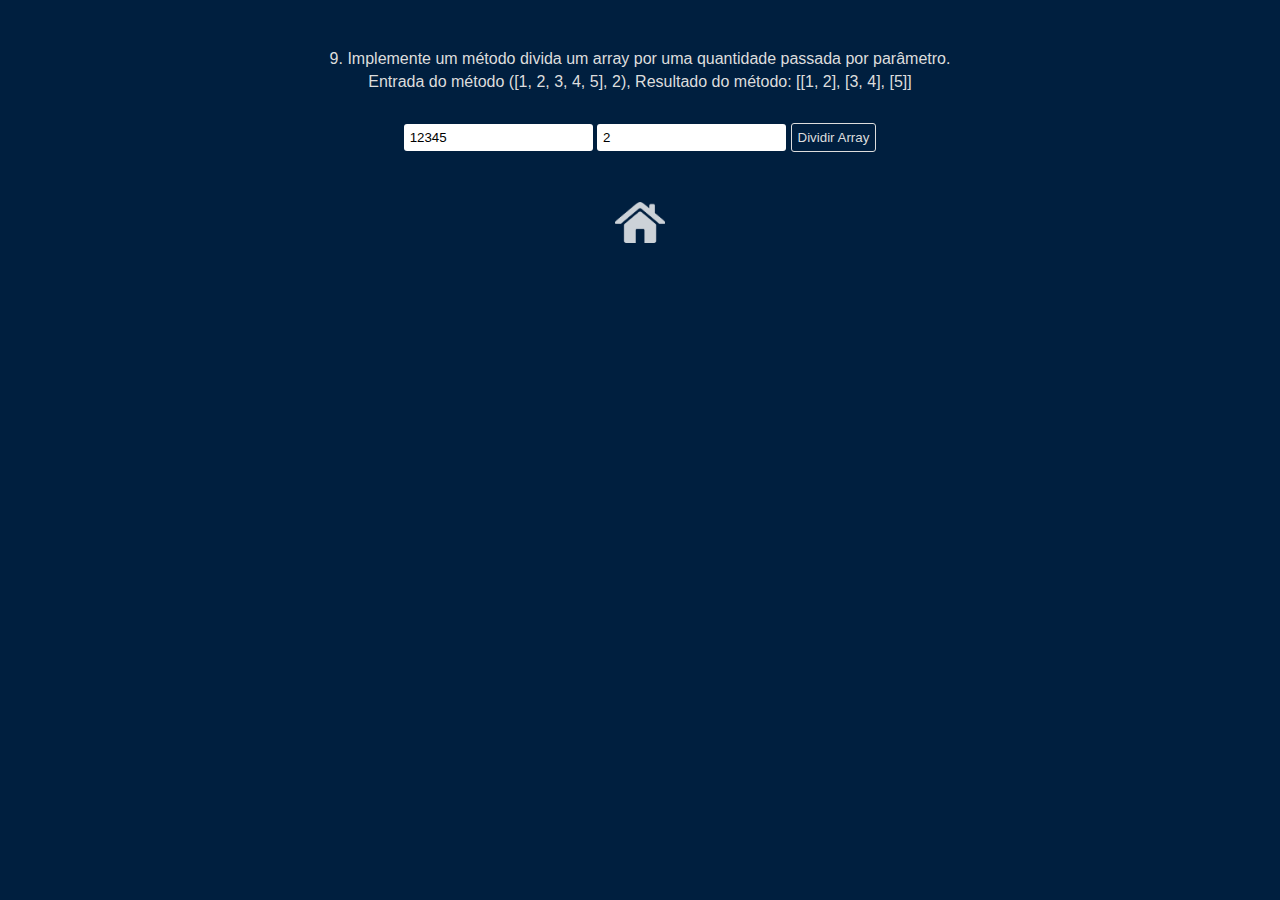
<file: exercicios/09.html>
<!DOCTYPE html>
<html>
<head>
	<meta charset="utf-8">
	<title>Exercício 09</title>
	<link rel="stylesheet" href="../testeAlgoritmos.css"/>

	<script>
		function dividirArray() {
			// obter valores do input como array
			let array = Array.from(document.getElementById('array').value)

			// converter elementos do array para inteiro, para ficar mais bonito
			array.map(function (element, i) {
				array[i] = parseInt(element)
			})

			// receber valores
			let valor = document.getElementById('valor').value

			// variavel para imprimir saida
			let saida = returnArraySeparado(array, valor)

			// imprime os arrays na tela
			document.getElementById('codigo').classList.remove('oculto')
			document.getElementById('resolucao').innerHTML = 'Entrada: (' + JSON.stringify(array) + ', ' + valor + ')'
			+ '<br>Saída: ' + JSON.stringify(saida)
		}

		function returnArraySeparado(array, valor) {
			let newArray = []
			let aux = 0

			// laço para percorrer e distribuir os valores no novo array
			for (let i = 0; i < array.length; i++) {
				// se o array estiver vazio, inicializar com um novo array
				if(newArray[aux] === undefined)
					newArray[aux] = [];

				// colocar elemento na posição 'i'  na posição 'aux' no novo array
				newArray[aux].push(array[i])

				// distribuir elementos por grupos
				// calculo para a variavel auxiliar receber o valor da nova posição
				if((i + 1) % valor === 0) {
					aux++
				}
			}

			return newArray
			
		}
	</script>

</head>
<body>
	<div class="exercicios">
		<p>9. Implemente um método divida um array por uma quantidade passada por parâmetro.</p>

		<p>Entrada do método ([1, 2, 3, 4, 5], 2), Resultado do método: [[1, 2], [3, 4], [5]]</p>

		<div class="form">
			<input id="array" type="text" value="12345" placeholder="Array" />
			<input id="valor" type="text" value="2" placeholder="Valor" />
			<button onClick="dividirArray()">Dividir Array</button>
		</div>

		<div id="resolucao">
		</div>
		<div id="codigo" class="codigo oculto">
			<div class="title">Código:</div>
			function dividirArray() {
				// obter valores do input como array
				let array = Array.from(document.getElementById('array').value)

				// converter elementos do array para inteiro, para ficar mais bonito
				array.map(function (element, i) {
					array[i] = parseInt(element)
				})

				// receber valores
				let valor = document.getElementById('valor').value

				// variavel para imprimir saida
				let saida = returnArraySeparado(array, valor)

				// imprime o array na tela (é necessário ter uma div com a id '<b>#resolucao'</b>)
				document.getElementById('resolucao').innerHTML = 'Entrada: (' + JSON.stringify(array) + ', ' + valor + ')'
				+ ' Saída: ' + JSON.stringify(saida)
			}

			function returnArraySeparado(array, valor) {
				let newArray = []
				let aux = 0

				// laço para percorrer e distribuir os valores no novo array
				for (let i = 0; i < array.length; i++) {
					// se o array estiver vazio, inicializar com um novo array
					if(newArray[aux] === undefined)
					newArray[aux] = [];

					// colocar elemento na posição 'i'  na posição 'aux' no novo array
					newArray[aux].push(array[i])

					// distribuir elementos por grupos
					// calculo para a variavel auxiliar receber o valor da nova posição
					if((i + 1) % valor === 0) {
						aux++
					}
				}

				return newArray

			}
		</div>
		<div class="homeButton">
			<a href="../index.html">
				<img src="../home-icon.png" alt="Home" title="Home"/>
			</a>
		</div>
	</div>
</body>
</html>
</file>
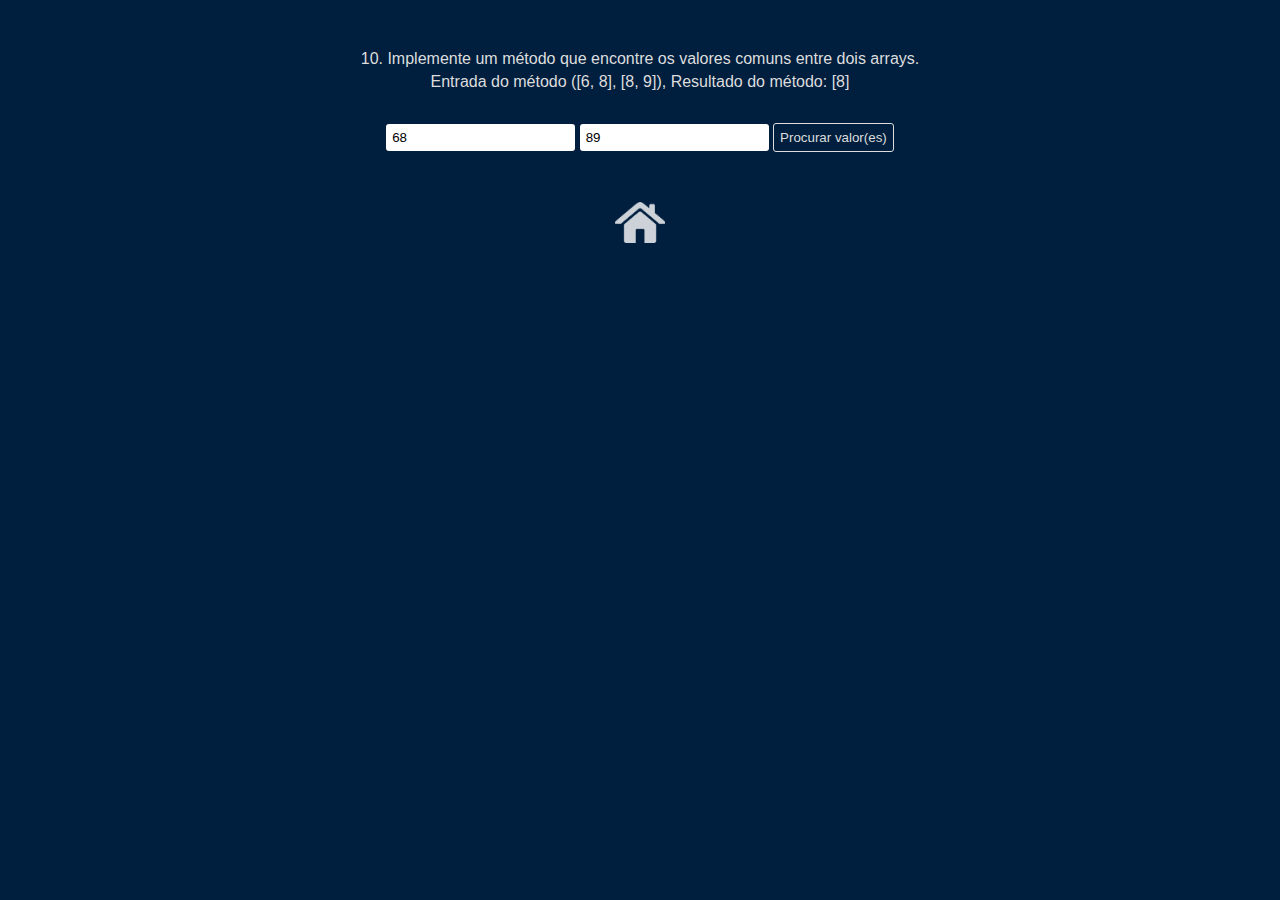
<file: exercicios/10.html>
<!DOCTYPE html>
<html>
<head>
	<meta charset="utf-8">
	<title>Exercício 10</title>
	<link rel="stylesheet" href="../testeAlgoritmos.css"/>

	<script>
		function procurarValorComum() {
			// obter valores do input como array
			let array = Array.from(document.getElementById('array').value)

			// converter elementos do array para inteiro, para ficar mais bonito
			array.map(function (element, i) {
				array[i] = parseInt(element)
			})

			// receber valores
			let array2 = Array.from(document.getElementById('valor').value)

			// converter elementos do array para inteiro, para ficar mais bonito
			array2.map(function (element, i) {
				array2[i] = parseInt(element)
			})

			// variavel para imprimir saida
			let saida = returnValorComum(array, array2)

			// imprime os arrays na tela
			document.getElementById('codigo').classList.remove('oculto')
			document.getElementById('codigo2').classList.remove('oculto')
			document.getElementById('resolucao').innerHTML = 'Entrada: (' + JSON.stringify(array) + ', ' + JSON.stringify(array2) + ')' + '<br>Valor(es) em comum: ' + saida
		}

		function returnValorComum(array, array2) {
			// a função filter pode comparar se um item do array1 existe no array2
			let value = array.filter(item => array2.includes(item))

			// remover valores duplicados
			value = [...new Set(value)]

			// ordenar a saída
			value.sort((a, b) => (a-b))

			return value
			
		}
	</script>

</head>
<body>
	<div class="exercicios">
		<p>10. Implemente um método que encontre os valores comuns entre dois arrays. </p>

		<p>Entrada do método ([6, 8], [8, 9]), Resultado do método: [8]</p>

		<div class="form">
			<input id="array" type="text" value="68" placeholder="Array" />
			<input id="valor" type="text" value="89" placeholder="Valor" />
			<button onClick="procurarValorComum()">Procurar valor(es)</button>
		</div>

		<div id="resolucao">
		</div>
		<div id="codigo" class="codigo oculto">
			<div class="title">Opção 1:</div>
			function procurarValorComum() {
				// obter valores do input como array
				let array = Array.from(document.getElementById('array').value)

				// converter elementos do array para inteiro, para ficar mais bonito
				array.map(function (element, i) {
					array[i] = parseInt(element)
				})

				// receber valores
				let array2 = Array.from(document.getElementById('valor').value)

				// converter elementos do array para inteiro, para ficar mais bonito
				array2.map(function (element, i) {
					array2[i] = parseInt(element)
				})

				// variavel para imprimir saida
				let saida = returnValorComum(array, array2)

				// imprime o array na tela (é necessário ter uma div com a id '<b>#resolucao'</b>)
				document.getElementById('codigo').classList.remove('oculto')
				document.getElementById('resolucao').innerHTML = 'Entrada: (' + JSON.stringify(array) + ', ' + JSON.stringify(array2) + ')' + ' Saída: ' + saida
			}

			function returnValorComum(array, array2) {
				// a função filter pode comparar se um item do array1 existe no array2
				let value = array.filter(function(item) {
					if(array2.includes(item))
					return item
				})

				// remover valores duplicados
				value = [...new Set(value)]

				// ordenar a saída
				value.sort((a, b) => (a-b))

				return value

			}
		</div>

		<div id="codigo2" class="codigo oculto">
			<div class="title">Opção 2:</div>
			function procurarValorComum() {
				// obter valores do input como array
				let array = Array.from(document.getElementById('array').value)

				// converter elementos do array para inteiro, para ficar mais bonito
				array.map(function (element, i) {
					array[i] = parseInt(element)
				})

				// receber valores
				let array2 = Array.from(document.getElementById('valor').value)

				// converter elementos do array para inteiro, para ficar mais bonito
				array2.map(function (element, i) {
					array2[i] = parseInt(element)
				})

				// variavel para imprimir saida
				let saida = returnValorComum(array, array2)

				// imprime o array na tela (é necessário ter uma div com a id '<b>#resolucao'</b>)
				document.getElementById('resolucao').innerHTML = 'Entrada: (' + JSON.stringify(array) + ', ' + JSON.stringify(array2) + ')' + ' Saída: ' + saida
			}

			function returnValorComum(array, array2) {
				// a função filter pode comparar se um item do array1 existe no array2
				// dessa vez com arrow function
				let value = array.filter(item => array2.includes(item))

				// remover valores duplicados
				value = [...new Set(value)]

				// ordenar a saída
				value.sort((a, b) => (a-b))

				return value

			}
		</div>
		<div class="homeButton">
			<a href="../index.html">
				<img src="../home-icon.png" alt="Home" title="Home"/>
			</a>
		</div>
	</div>
</body>
</html>
</file>
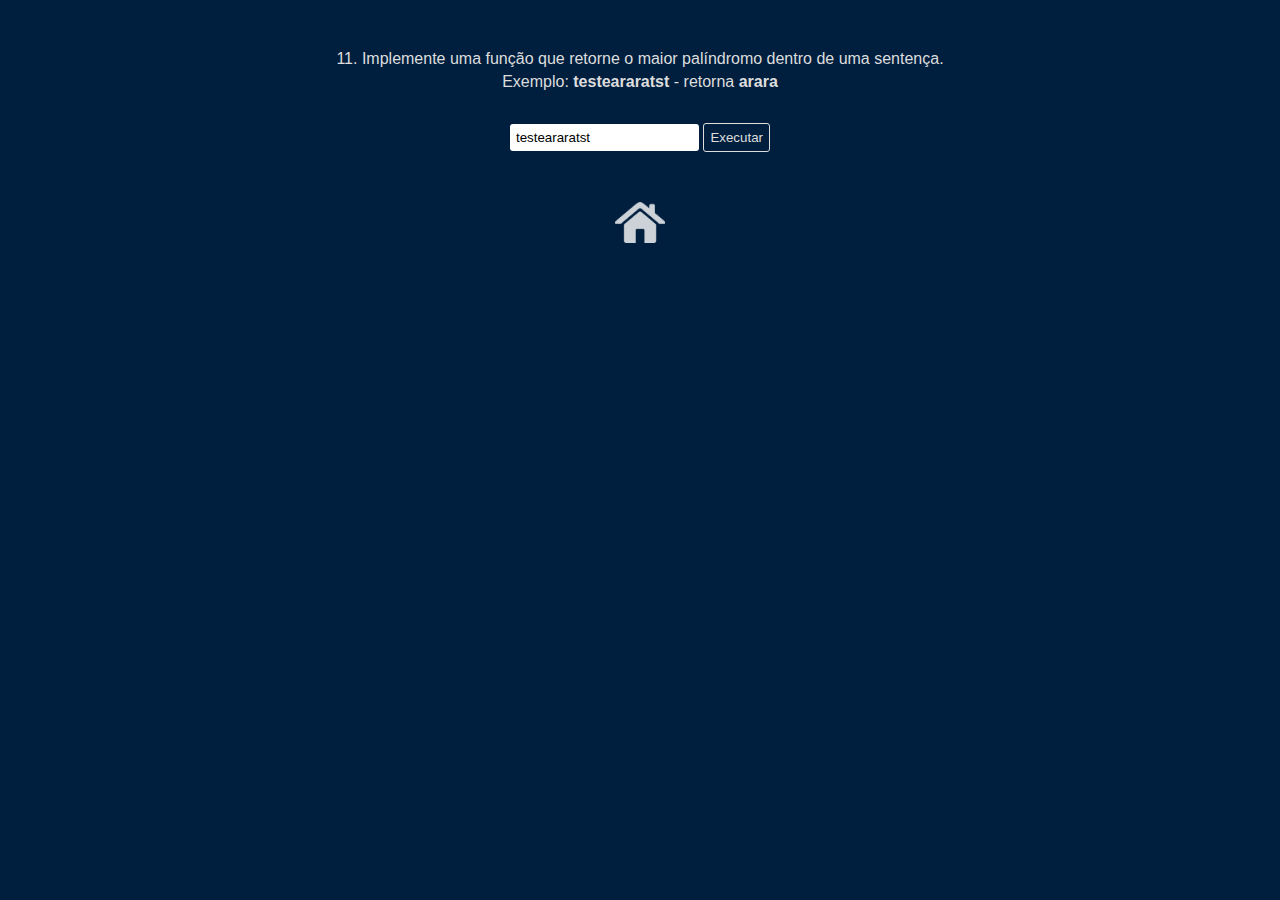
<file: exercicios/11.html>
<!DOCTYPE html>
<html>
<head>
	<meta charset="utf-8">
	<title>Exercício 11</title>
	<link rel="stylesheet" href="../testeAlgoritmos.css"/>

	<script>
		function main() {
			let palavra = document.getElementById('entrada1').value;
			let all = [];
			for (i=0; i<palavra.length; i++) {
				for(j=palavra.length; j>=0; j--) {
					if(palavra[i] == palavra[j])
					{
						let str = '';
						let tempi = i;
						let tempj = j;
						while(find(palavra[tempi], palavra[tempj]) && tempi <= palavra.length) {
							if(palavra[tempi] && palavra[tempj])
								str += palavra[tempi];

							tempi++;
							tempj--;
						}
						if(str.length > 2)
							all.push(str);
					}
				}
			}


			let final = all.length > 0 ? all.reduce(function(a, b){return a.length > b.length ? a : b}) :"Nenhum palíndromo encontrado";
			document.getElementById('resolucao').innerHTML = "Entrada: " + palavra + '<br>Saída: ' + final;
			document.getElementById('codigo').classList.remove('oculto')
		}

		function find(str1, str2) {
			if(str1 == str2)
				return true;
			return false;
		}
	</script>

</head>
<body>
	<div class="exercicios">
		<p>11. Implemente uma função que retorne o maior palíndromo dentro de uma sentença.</p>

		<p>Exemplo: <b>testeararatst</b> - retorna <b>arara</b></p>

		<div class="form">
			<input id="entrada1" type="text" placeholder="Entrada" value="testeararatst" />
			<button onClick="main()">Executar</button>
		</div>

		<div id="resolucao">
		</div>
		<div id="codigo" class="codigo oculto">
			<div class="title">Código:</div>
			function main() {
				let palavra = document.getElementById('entrada1').value;
				let all = [];
				for (i=0; i<palavra.length; i++) {
					for(j=palavra.length; j>=0; j--) {
						if(palavra[i] == palavra[j])
						{
							let str = '';
							let tempi = i;
							let tempj = j;
							while(find(palavra[tempi], palavra[tempj]) && tempi <= palavra.length) {
								if(palavra[tempi] && palavra[tempj])
								str += palavra[tempi];

								tempi++;
								tempj--;
							}
							if(str.length > 2)
							all.push(str);
						}
					}
				}

				let final = all.length > 0 ? all.reduce(function(a, b){return a.length > b.length ? a : b}) :"Nenhum palíndromo encontrado";
				document.getElementById('resolucao').innerHTML = "Entrada: " + palavra + ' Saída: ' + final;
			}

			function find(str1, str2) {
				if(str1 == str2)
				return true;
				return false;
			}
		</div>
		<div class="homeButton">
			<a href="../index.html">
				<img src="../home-icon.png" alt="Home" title="Home"/>
			</a>
		</div>
	</div>
</body>
</html>
</file>
<file: testeAlgoritmos.css>
body {
	font-family:"Helvetica Neue", Arial, sans-serif; 
	background-color: #001f3f;
	display: flex;
	color: #DDDDDD;
	justify-content: center;
	margin: 50px;
	flex-wrap: wrap;
}
a {
	color: #DDD;
}
a:hover {
	color: #EE810E;
}
ol {
	counter-reset: li; /* initiate a counter */
	margin-left: 3em; /* Remove the default left margin */
	padding-left: 3em; /* Remove the default left padding */
}
ol > li {
	position:relative; /* Create a positioning context */
	padding:  20px;
	margin: 40px 0px;
	border-radius: 0 0 0.7rem 0;
	list-style: none; /* Disable the normal item numbering */
	cursor:  pointer;
	transition: .3s;
}
ol > li:first-child, 
ol > li:last-child {
	margin: 0;
}
ol > li:before {
	content:counter(li); /* Use the counter as content */
	counter-increment: li; /* Increment the counter by 1 */    
	/* Position and style the number */   
	position:absolute;      
	top: 0px;      
	left: -1.5em;      
	-moz-box-sizing:border-box;     
	-webkit-box-sizing:border-box;      
	box-sizing:border-box;      
	width:1.5em;
	height: 100%;
	margin-right:8px;      
	padding:4px;    
	font-weight:bold;         
	text-align:center;
	font-size: 4em;
	text-align: right;
	transition: .3s;

}
/* cores dos itens pares */
ol > li:nth-child(2n):before,
ol > li:nth-child(2n)
{
	background-color: #DDDDDD;
	color: #111111;
}
ol > li:hover:nth-child(2n):before,
ol > li:hover:nth-child(2n){
	box-shadow: 0 0 3px 1px #DDDDDD;
}

/* cores dos itens impares */
ol > li:nth-child(2n-1):before,
ol > li:nth-child(2n-1)
{
	color: #FFF;
	background-color: #EE810E;
}
ol > li:hover:nth-child(2n-1):before,
ol > li:hover:nth-child(2n-1){
	box-shadow: 0 0 3px 1px #EE810E;
}
p {
	margin:  0px 0px 5px 0px;
}
.exercicios {
	text-align: center;
}
.exercicios > .form {
	margin-top: 2em;
}
.exercicios > .form input{
	border: 1px solid transparent;
	border-radius: 3px;
	padding: 5px;
	background-color: none;
}
.exercicios > .form button {
	border: 1px solid #DDD;
	border-radius: 3px;
	padding: 6px;
	background-color: transparent;
	color:  #DDD;
	cursor: pointer;
	transition: .3s;
}
.exercicios > .form button:hover{
	background-color: #DDD;
	color: #001f3f;
}
#resolucao, .codigo {
	margin-top:  50px;
}
.oculto {
	display: none;
}
#resolucao {
	line-height: 25px;
}
.codigo {
	padding: 0px 20px 30px 20px;
	font-family: sans-serif;
	text-align: left;
	background-color: #3f3f3f;
	color: #DDD;
	line-height: 30px;
	white-space: pre-line; /* exibir texto com a quebra de linha */
}
.codigo .title {
	width:  100%;
	margin-left: -20px;
	background-color: #EE810E;
	padding:  10px 20px;
	margin-top: -30px;
	color: #fff;
	text-transform: uppercase;
	font-weight: bold;
}
.homeButton {
	display: flex;
	justify-content: center;
	align-items: center;
	margin-top: 50px;
}
.homeButton img {
	opacity: 0.8;
	width: 50px;
}
.homeButton img:hover {
	opacity: 1;
}
</file>
